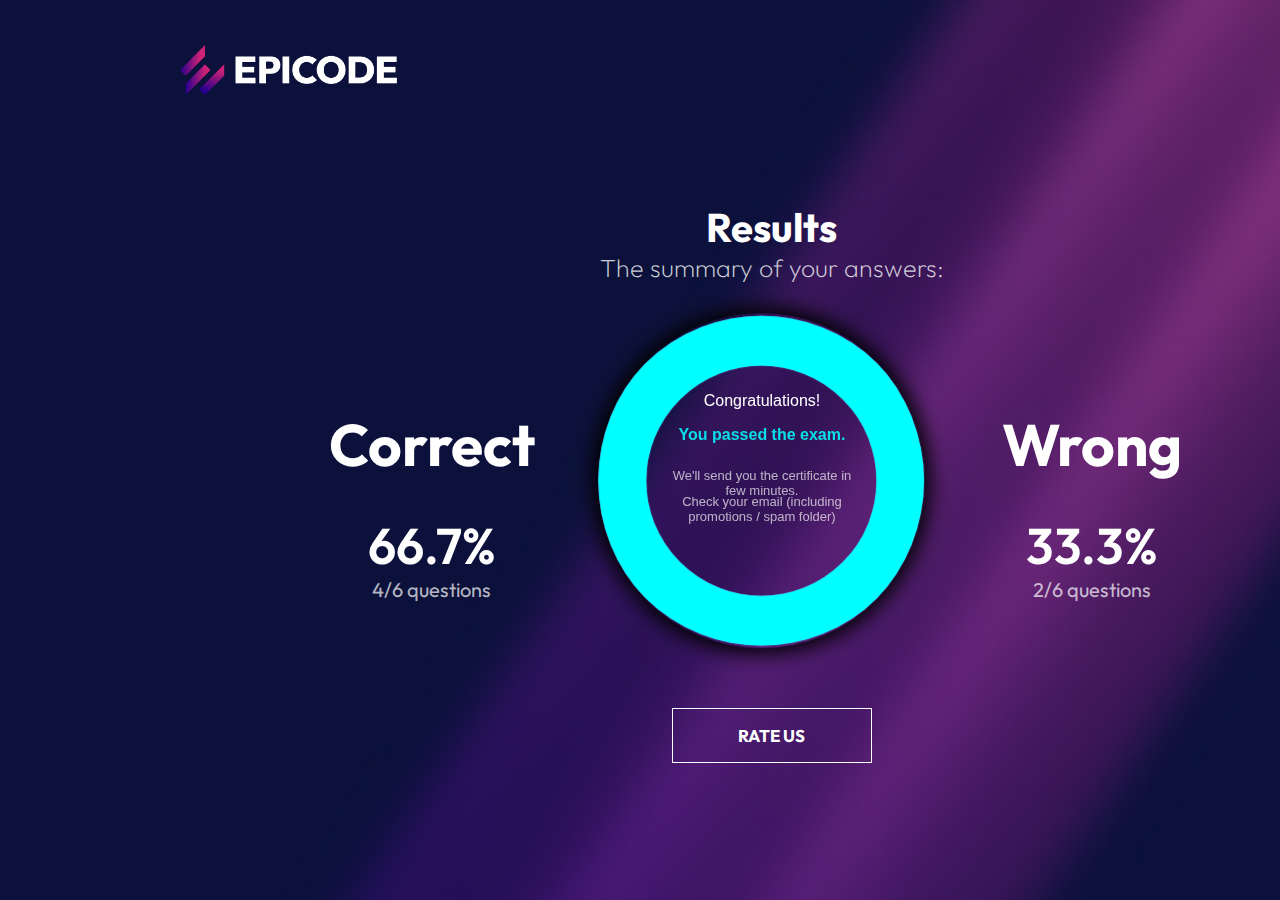
<file: progetto/pagina3/index.html>
<!DOCTYPE html>
<html lang="en">

<head>
    <meta charset="UTF-8" />
    <meta http-equiv="X-UA-Compatible" content="IE=edge" />
    <meta name="viewport" content="width=device-width, initial-scale=1.0" />
    <title>Results</title>

    <link rel="stylesheet" href="css/style.css" />
    <link href="https://fonts.googleapis.com/css2?family=Inter&family=Outfit&display=swap" rel="stylesheet" />
</head>

<body>


    <header>
        <a href="https://epicode.com/it/"><img src="/progetto/assets/epicode_logo.png" alt="epicodeLogo"
                class="logo" /></a>

    </header>



    <main class="container">

        <div>
            <h1 class="titolo">Results</h1>
            <h2 class="sottotitolo">The summary of your answers:</h2>
        </div>



        <div id="answerCorrect">
            <h3>Correct</h3>
            <p id="perc_giusta">66.7%</p>
            <p id="domande_giuste">4/6 questions</p>
        </div>

        <div class="cerchio_1">


            <svg id="cerchio">
                <circle id="val_cerchio1" r="140" cx="50%" cy="50%"></circle>
                <circle id="val_cerchio2" r="140" cx="50%" cy="50%"></circle>
            </svg>
            <div style="position: relative">
                <div id="circle-text">
                    <p class="Text1">Congratulations!</p>
                    <p class="Text1" id="Text2">You passed the exam.</p>
                    <p class="Small_Text">
                        We'll send you the certificate in few minutes.
                    </p>
                    <p class="Small_Text" id="Small_Text2">
                        Check your email (including promotions / spam folder)
                    </p>
                </div>
            </div>
        </div>

        <div id="answerWrong">
            <h3>Wrong</h3>
            <p id="perc_sbagliata">33.3%</p>
            <p id="domande_sbagliate">2/6 questions</p>
        </div>



        <div class="tasto">
            <a href="../pagina4/index.html"> <button class="btn-rate" type="button">RATE US</button> </a>
        </div>
    </main>
    <script src="js/script.js"></script>
</body>

</html>
</file>
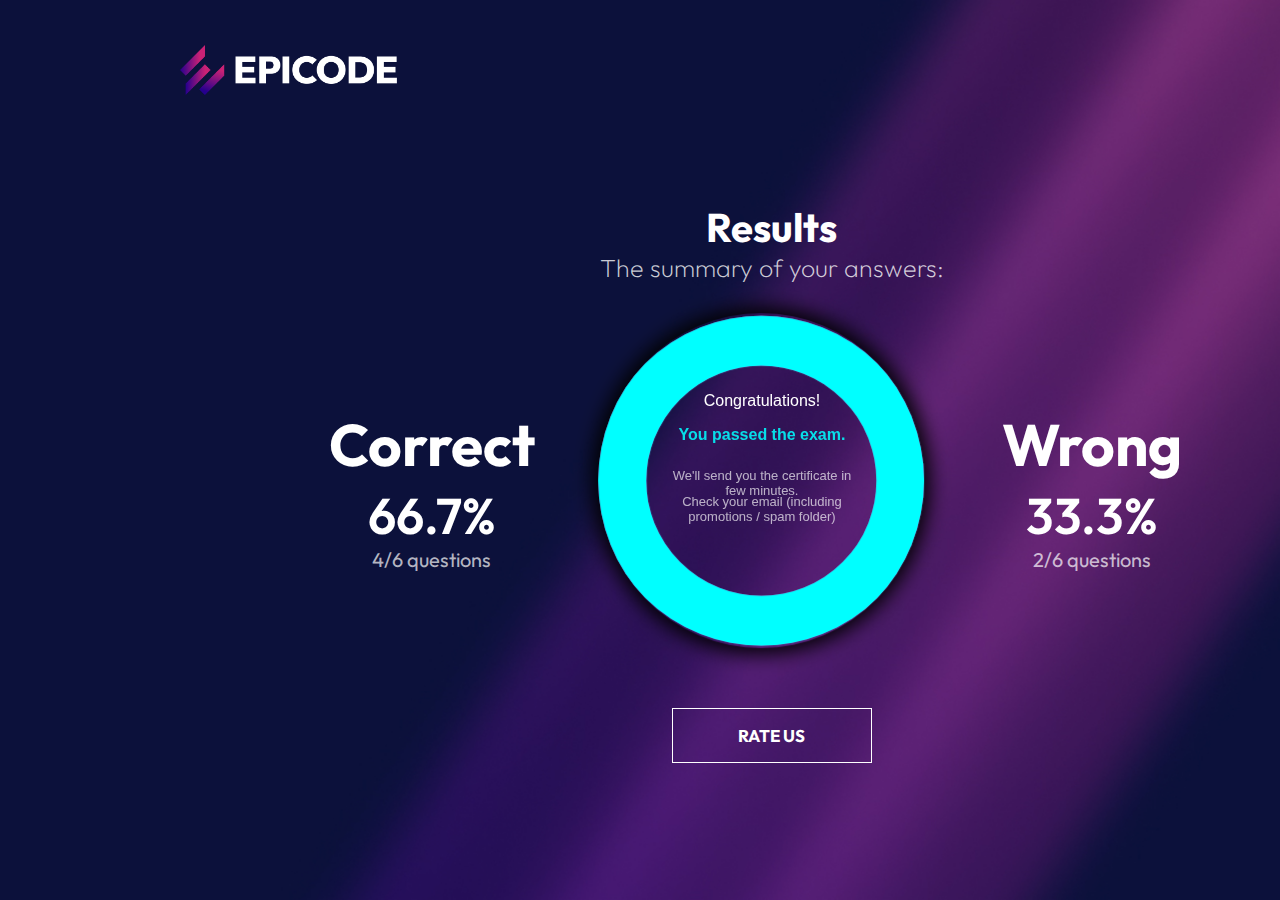
<file: progetto/ResultPage/index.html>
<!DOCTYPE html>
<html lang="en">

<head>
    <meta charset="UTF-8" />
    <meta http-equiv="X-UA-Compatible" content="IE=edge" />
    <meta name="viewport" content="width=device-width, initial-scale=1.0" />
    <title>Results</title>
    <link rel="stylesheet" href="./css/style.css" />
    <link href="https://fonts.googleapis.com/css2?family=Inter&family=Outfit&display=swap" rel="stylesheet" />
</head>

<body>


    <header>
        <a href="https://epicode.com/it/"><img src="../assets/epicode_logo.png" alt="epicodeLogo" class="logo" /></a>

    </header>



    <main class="container">

        <div>
            <h1 class="titolo">Results</h1>
            <h2 class="sottotitolo">The summary of your answers:</h2>
        </div>



        <div id="answerCorrect">
            <h3>Correct</h3>
            <p id="perc_giusta">66.7%</p>
            <p id="domande_giuste">4/6 questions</p>
        </div>

        <div class="cerchio_1">


            <svg id="cerchio">
                <circle id="val_cerchio1" r="140" cx="50%" cy="50%"></circle>
                <circle id="val_cerchio2" r="140" cx="50%" cy="50%"></circle>
            </svg>
            <div style="position: relative">
                <div id="circle-text">
                    <p class="Text1">Congratulations!</p>
                    <p class="Text1" id="Text2">You passed the exam.</p>
                    <p class="Small_Text">
                        We'll send you the certificate in few minutes.
                    </p>
                    <p class="Small_Text" id="Small_Text2">
                        Check your email (including promotions / spam folder)
                    </p>
                </div>
            </div>
        </div>

        <div id="answerWrong">
            <h3>Wrong</h3>
            <p id="perc_sbagliata">33.3%</p>
            <p id="domande_sbagliate">2/6 questions</p>
        </div>



        <div class="tasto">
            <a href="../FeedbackPage/index.html"> <button class="btn-rate" type="button">RATE US</button> </a>
        </div>
    </main>
    <script src="js/script.js"></script>
</body>

</html>
</file>
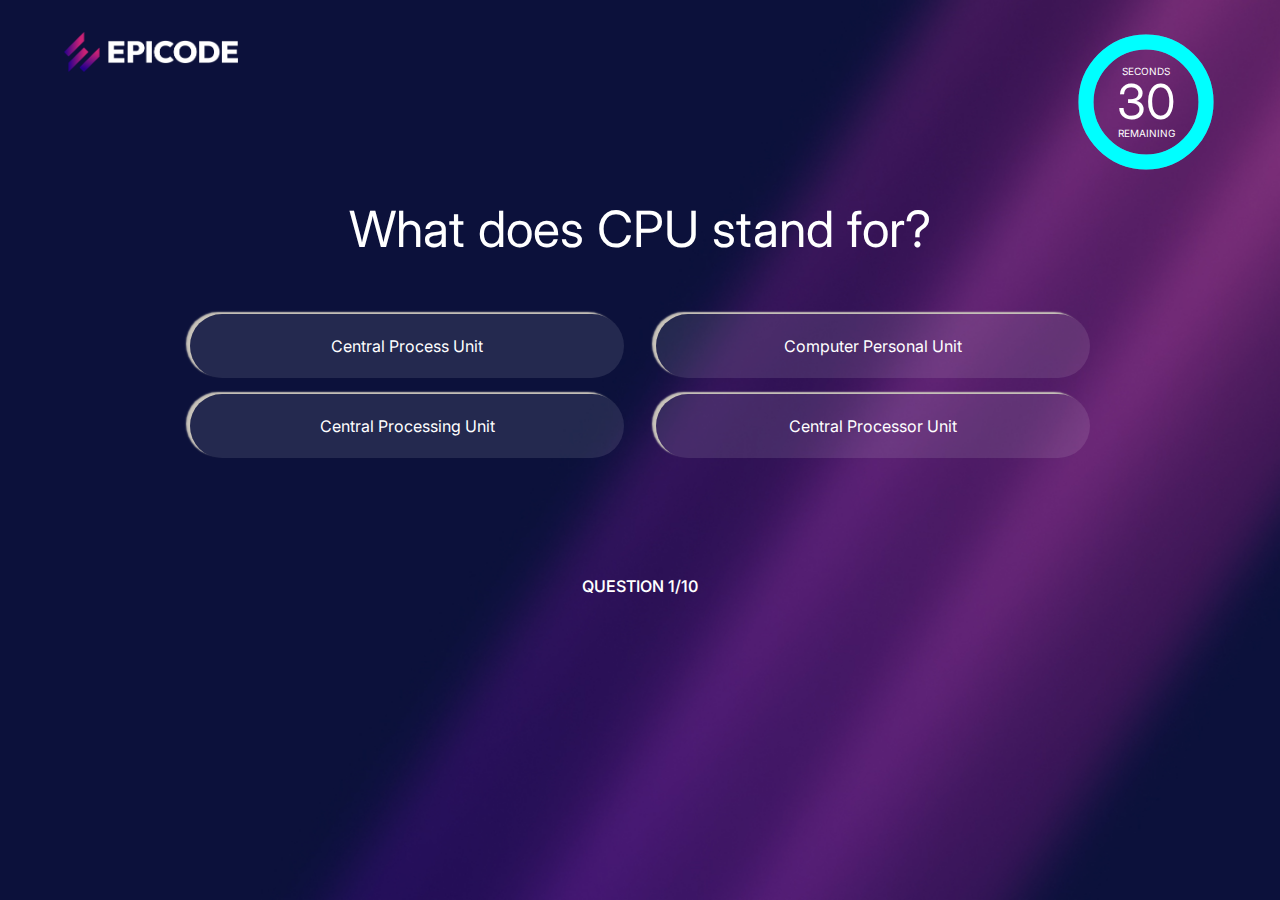
<file: progetto/pagina2FattaDecente/pagina2.html>
<!DOCTYPE html>
<html lang="en">

<head>
  <meta charset="UTF-8" />
  <meta http-equiv="X-UA-Compatible" content="IE=edge" />
  <meta name="viewport" content="width=device-width, initial-scale=1.0" />
  <link rel="stylesheet" href="../pagina1/reset.css" />
  <link rel="stylesheet" href="style.css" />
  <link href="https://fonts.googleapis.com/css2?family=Inter&family=Outfit&display=swap" rel="stylesheet" />
  <title>Quiz Epicode</title>
</head>

<body>
  <!--header-->
  <header class="header">
    <!--logo-->
    <img id="img-logo" src="../assets/epicode_logo.png" alt="logo di Epicode" />
    <!--timer delle domande-->
    <div id="orologio">
      <svg id="bg-trasp">
        <circle r="60" cx="70" cy="70">

        </circle>
      </svg>
      <svg id="blue">
        <circle class="cerchioBlu" r="60" cx="70" cy="70">

        </circle>
      </svg>
      <!--display tempo del timer-->
      <span class="timer-text">SECONDS</span>
      <div id="countdown-number"></div>
      <span class="timer-text">REMAINING</span>
    </div>
    </div>
  </header>
  <!--container centrale delle domande-->
  <main class="container">

    <!-- container delle domande con elementi griglia-->
    <h1 id="questionText">Banana in Pigiama!</h1>
    <div class="grid">
      <div class="grid-item answer"></div>
      <div class="grid-item answer"></div>
      <div class="grid-item answer"></div>
      <div class="grid-item answer"></div>
    </div>
  </main>

  <!--footer in cui verra segnato la progressione delle domande-->
  <div id="footer">
    <p class="abc">question/10</p>
  </div>
  <script src="script.js"></script>
</body>

</html>
</file>
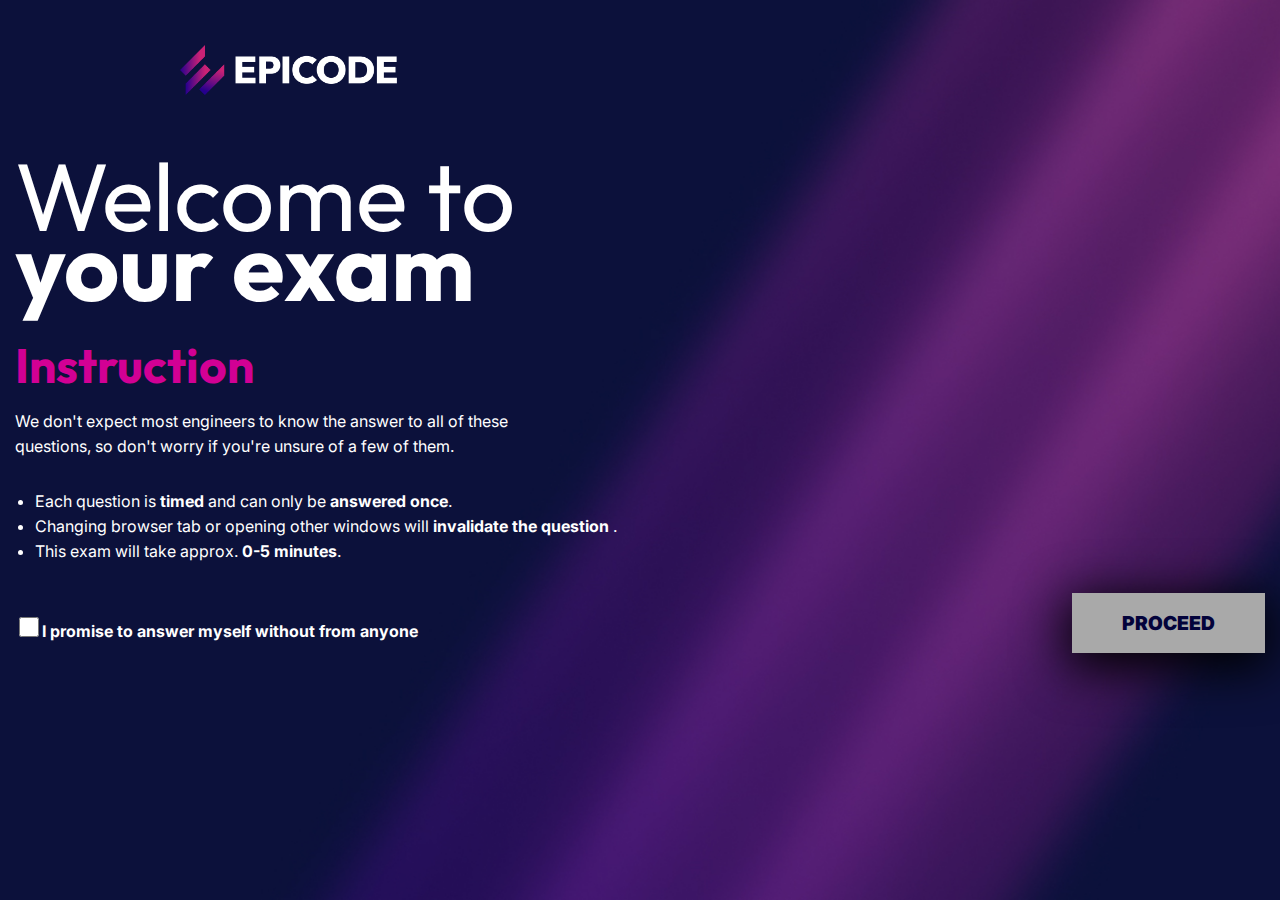
<file: progetto/WelcomePage/pagina1.html>
<!DOCTYPE html>
<html lang="en">

<head>
  <meta charset="UTF-8" />
  <meta http-equiv="X-UA-Compatible" content="IE=edge" />
  <meta name="viewport" content="width=device-width, initial-scale=1.0" />
  <link rel="stylesheet" href="reset.css" />
  <link rel="stylesheet" href="style.css" />
  <link href="https://fonts.googleapis.com/css2?family=Inter&family=Outfit&display=swap" rel="stylesheet" />
  <title>Introduzione Epicode</title>
</head>

<body>
  <header>
    <a href="http://www.epicode.com"><img src="../assets/epicode_logo.png" alt="epicode_logo" id="img-logo" /></a>
  </header>
  <!--container principale-->
  <div id="container">
    <!--logo epicode-->

    <!--titoletto-->
    <h1>
      Welcome to <br />
      <b class="b">your exam </b>
    </h1>
    <h2><b>Instruction</b></h2>
    <!--sottotitoletto-->
    <p>
      We don't expect most engineers to know the answer to all of these
      <br />
      questions, so don't worry if you're unsure of a few of them.
    </p>
    <!--lista-->
    <div>
      <ul>
        <li>
          Each question is <b class="b"> timed </b> and can only be
          <b class="b">answered once</b>.
        </li>
        <li>
          Changing browser tab or opening other windows will
          <b class="b"> invalidate the question </b>.
        </li>
        <li>This exam will take approx.<b class="b"> 0-5 minutes</b>.</li>
      </ul>
    </div>
    <!--linea con il checkbox e tasto proceed-->
    <div id="btn-checkbox">
      <span><input type="checkbox" id="checkbox" value="" autocomplete="off" /><b class="b">I promise to answer myself
          without from anyone</b></span>
      <div id="div-proceed">
        <a id="btn-proceed" class="b">PROCEED</a>
      </div>
    </div>
  </div>

  <script src="script.js"></script>
</body>

</html>
</file>
<file: progetto/pagina3/css/style.css>
body {
  font-family: "Outfit", sans-serif;
  color: white;
  background-image: url("/progetto/assets/bg.jpg");
  background-repeat: no-repeat;
  background-size: cover;
  overflow: hidden;
  background-attachment: fixed;
  font-family: "Outfit", sans-serif;
}

/* logo epicdoe*/
.logo {
  height: 50px;
  margin-top: 37px;
  margin-left: 172px;
  position: absolute;
}

.container {
  top: 20%;
  left: 22%;
  width: 980px;
  height: auto;
  position: absolute;
}
.sottotitolo {
  display: flex;
  align-items: center;
  justify-content: center;
  color: rgba(255, 255, 255, 0.799);
  font-size: 25px;
  font-weight: 200;
  line-height: 0;
  padding-bottom: 30px;
}
.titolo {
  color: white;
  display: flex;
  align-items: center;
  justify-content: center;
  height: 40px;
  font-size: 40px;
  font-weight: bold;
  padding-bottom: none;
  margin-bottom: 0;
}
#perc_giusta,
#perc_sbagliata {
  color: white;
  font-size: 50px;
  font-weight: 600;
  margin-top: -25px;
}

#domande_giuste,
#domande_sbagliate {
  color: rgba(255, 255, 255, 0.711);

  font-size: 20px;
  margin-top: -50px;
}

#answerCorrect {
  text-align: center;
  float: left;
  font-size: 50px;
  width: 300px;
  height: 360px;
  padding-top: 30px;
}
.cerchio_1 {
  text-align: center;
  float: left;
  width: 360px;
  height: 350px;
}
#val_cerchio1 {
  fill: none;
  stroke: #d20094;
  stroke-width: 50px;
}

#val_cerchio2 {
  fill: none;
  stroke: #00ffff;
  stroke-width: 50px;
  stroke-dasharray: 880px;
  stroke-dashoffset: 0px;
  animation: anim 2s linear forwards;
}
@keyframes anim {
  0% {
    stroke-dashoffset: 0px;
  }
}

#answerWrong {
  font-size: 50px;
  text-align: center;
  float: left;
  width: 300px;
  height: 360px;
  padding-top: 30px;
}
#cerchio {
  width: 93%;
  height: 93%;
  transform: rotateY(-180deg) rotateZ(-90deg);
  box-shadow: 0px 0px 20px 6px black;
  border-radius: 50%;
}
#circle-text {
  position: absolute;
  top: -17em;
  left: 0.05em;
  right: 0;
  font-family: Arial, Helvetica, sans-serif;
  margin-left: 80px;
  margin-right: 80px;
}
.Text {
  font-size: 18px;
  line-height: 0;
  font-weight: 500;
  color: white;
}

#Text2 {
  color: #00ffffdc;
  font-weight: 600;
}

.Small_Text {
  padding-top: 8px;
  font-size: 13px;
  color: rgba(255, 255, 255, 0.666);
}

#Small_Text2 {
  margin-top: -25px;
}
.tasto {
  text-align: center;
  padding-bottom: 55px;
}

.btn-rate {
  width: 200px;
  height: 55px;
  border: 1px solid white;
  background-color: transparent;
  font-size: 17px;
  font-family: "Outfit", sans-serif;
  font-weight: bold;
  color: white;
  transition: all 0.07s ease-in-out;
}
.btn-rate:hover {
  box-shadow: 0 0px 5px 3px #00ffff;
  color: rgb(26, 26, 68);
  border: transparent;
  background-color: #00ffff;
  cursor: pointer;
  transform: scaleY(1.15) scaleX(1.15);
}
</file>
<file: progetto/ResultPage/css/style.css>
body {
  font-family: "Outfit", sans-serif;
  color: white;
  background-image: url("../../assets/bg.jpg");
  background-repeat: no-repeat;
  background-size: cover;
  overflow: hidden;
  background-attachment: fixed;
  font-family: "Outfit", sans-serif;
}

/* logo epicdoe*/
.logo {
  height: 50px;
  margin-top: 37px;
  margin-left: 172px;
  position: absolute;
}

.container {
  top: 20%;
  left: 22%;
  width: 980px;
  height: auto;
  position: absolute;
}
.sottotitolo {
  display: flex;
  align-items: center;
  justify-content: center;
  color: rgba(255, 255, 255, 0.799);
  font-size: 25px;
  font-weight: 200;
  line-height: 0;
  padding-bottom: 30px;
}
.titolo {
  color: white;
  display: flex;
  align-items: center;
  justify-content: center;
  height: 40px;
  font-size: 40px;
  font-weight: bold;
  padding-bottom: none;
  margin-bottom: 0;
}
#perc_giusta,
#perc_sbagliata {
  color: white;
  font-size: 50px;
  font-weight: 600;
  margin-top: -55px;
}

#domande_giuste,
#domande_sbagliate {
  color: rgba(255, 255, 255, 0.711);

  font-size: 20px;
  margin-top: -50px;
}

#answerCorrect {
  text-align: center;
  float: left;
  font-size: 50px;
  width: 300px;
  height: 360px;
  padding-top: 30px;
}
.cerchio_1 {
  text-align: center;
  float: left;
  width: 360px;
  height: 350px;
}
#val_cerchio1 {
  fill: none;
  stroke: #d20094;
  stroke-width: 50px;
}

#val_cerchio2 {
  fill: none;
  stroke: #00ffff;
  stroke-width: 50px;
  stroke-dasharray: 880px;
  stroke-dashoffset: 0px;
  animation: anim 2s linear forwards;
}
@keyframes anim {
  0% {
    stroke-dashoffset: 0px;
  }
}

#answerWrong {
  font-size: 50px;
  text-align: center;
  float: left;
  width: 300px;
  height: 360px;
  padding-top: 30px;
}
#cerchio {
  width: 93%;
  height: 93%;
  transform: rotateY(-180deg) rotateZ(-90deg);
  box-shadow: 0px 0px 20px 6px black;
  border-radius: 50%;
}
#circle-text {
  position: absolute;
  top: -17em;
  left: 0.05em;
  right: 0;
  font-family: Arial, Helvetica, sans-serif;
  margin-left: 80px;
  margin-right: 80px;
}
.Text {
  font-size: 18px;
  line-height: 0;
  font-weight: 500;
  color: white;
}

#Text2 {
  color: #00ffffdc;
  font-weight: 600;
}

.Small_Text {
  padding-top: 8px;
  font-size: 13px;
  color: rgba(255, 255, 255, 0.666);
}

#Small_Text2 {
  margin-top: -25px;
}
.tasto {
  text-align: center;
  padding-bottom: 55px;
}

.btn-rate {
  width: 200px;
  height: 55px;
  border: 1px solid white;
  background-color: transparent;
  font-size: 17px;
  font-family: "Outfit", sans-serif;
  font-weight: bold;
  color: white;
  transition: all 0.07s ease-in-out;
}
.btn-rate:hover {
  box-shadow: 0 0px 5px 3px #00ffff;
  color: rgb(26, 26, 68);
  border: transparent;
  background-color: #00ffff;
  cursor: pointer;
  transform: scaleY(1.15) scaleX(1.15);
}
</file>
<file: progetto/pagina2FattaDecente/style.css>
body {
  background-image: url(../assets/bg.jpg);
  background-position: center;
  background-repeat: no-repeat;
  background-size: cover;
  background-attachment: fixed;
  padding: 32px 64px;
  color: white;
  font-family: "Inter", sans-serif;
}

.header {
  display: flex;
  justify-content: space-between;
}

#img-logo {
  height: 40px;
}

#cont-Domande {
  border: 1px solid wheat;
  width: 900px;
  height: 500px;
  margin-top: 40px;
  margin-left: auto;
  margin-right: auto;
}

#footer {
  margin-top: 40px;
  text-align: center;
}

#orologio {
  position: relative;
  height: 140px;
  width: 140px;
  text-align: center;
  display: flex;
  flex-direction: column;
  justify-content: center;
  gap: 2px;
}

#countdown-number {
  position: relative;
  color: white;
  font-size: 3rem;
}

.timer-text {
  color: white;
  font-size: 10px;
}

svg {
  position: absolute;
  top: 0;
  left: 0;
  width: 140px;
  height: 140px;
  transform: rotateY(-180deg) rotateZ(-90deg);
}

.cerchioBlu {
  stroke-dasharray: 376.4px;
  stroke-dashoffset: 0px;
  stroke-width: 15px;
  stroke: #00ffff;
  fill: none;
  position: absolute;
  /*quando hai elementi che si sovrappongono con position absloute o relative puoi dire quello che sta sopra con z-index! con z-index maggiore sta sopra! se non è indicato è zero!*/
  z-index: 10;
  animation: countdown 30s linear infinite forwards;
}

svg#bg-trasp circle {
  stroke-dasharray: 376.4px;
  stroke-dashoffset: 0px;
  stroke-width: 15px;
  stroke: #fdfdfd;
  opacity: 0.3;
  position: absolute;
  z-index: 5;
  fill: none;
}

@keyframes countdown {
  from {
    stroke-dashoffset: 0px;
  }
  to {
    stroke-dashoffset: 376.4px;
  }
}

.container {
  max-width: 900px;
  margin: 32px auto;
}

#questionText {
  font-size: 50px;
  font-family: "Outfit" sans-serif;
  text-align: center;
  margin-bottom: 60px;
}

.grid {
  display: grid;
  grid-template-columns: 1fr 1fr;
  gap: 16px 32px;
}

.grid-item {
  width: 100%;
  padding: 24px 0;
  border-radius: 50px;
  text-align: center;
  background-color: rgba(255, 255, 255, 0.1);
  box-shadow: -4px -2px 1.5px rgb(200, 195, 186);
}

.grid-item:hover {
  background-color: rgba(255, 20, 193, 0.5);
  transform: scaleY(1.1) scaleX(1.1);
  cursor: pointer;
}

#footer {
  margin-top: 120px;
  font-weight: 550;
}
.none {
  display: none;
}
</file>
<file: progetto/WelcomePage/style.css>
body {
  height: 100vh;
  width: 100vw;
  background-image: url(../assets/bg.jpg);
  background-position: center;
  background-repeat: no-repeat;
  background-size: cover;
  color: white;
  font-family: "Inter", sans-serif;
  font-weight: 16px;
}

#container {
  max-width: 1250px;
  margin-left: auto;
  margin-right: auto;
  margin-top: 5%;
}

#img-logo {
  height: 50px;
  margin-top: 45px;
  margin-left: 180px;
}

p {
  margin-top: 20px;
  margin-bottom: 30px;
  line-height: 25px;
}

h1 {
  font-family: "Outfit", sans-serif;
  font-size: 6rem;
  font-weight: 60px;
  line-height: 70px;
}

h2 {
  font-family: "Outfit", sans-serif;
  font-size: 3rem;
  color: #d20094;
  font-weight: 300px;
  margin-top: 40px;
  font-weight: bold;
}

ul li {
  list-style-type: disc;
  line-height: 25px;
  margin-left: 20px;
}

.b {
  font-weight: bold;
}

#btn-checkbox {
  margin-top: 50px;
  display: flex;
  flex-direction: row;
  justify-content: space-between;
}

#btn-proceed {
  background-color: darkgray;
  color: rgb(3, 3, 59);
  text-decoration: none;
  font-size: 1.2rem;
  padding: 18px 50px;
  box-shadow: 0 10px 50px 5px black;
  font-weight: 900;
}
#checkbox {
  height: 20px;
  width: 20px;
  border: 1px solid white;
}

#div-proceed {
  font-weight: 900;
}
</file>
